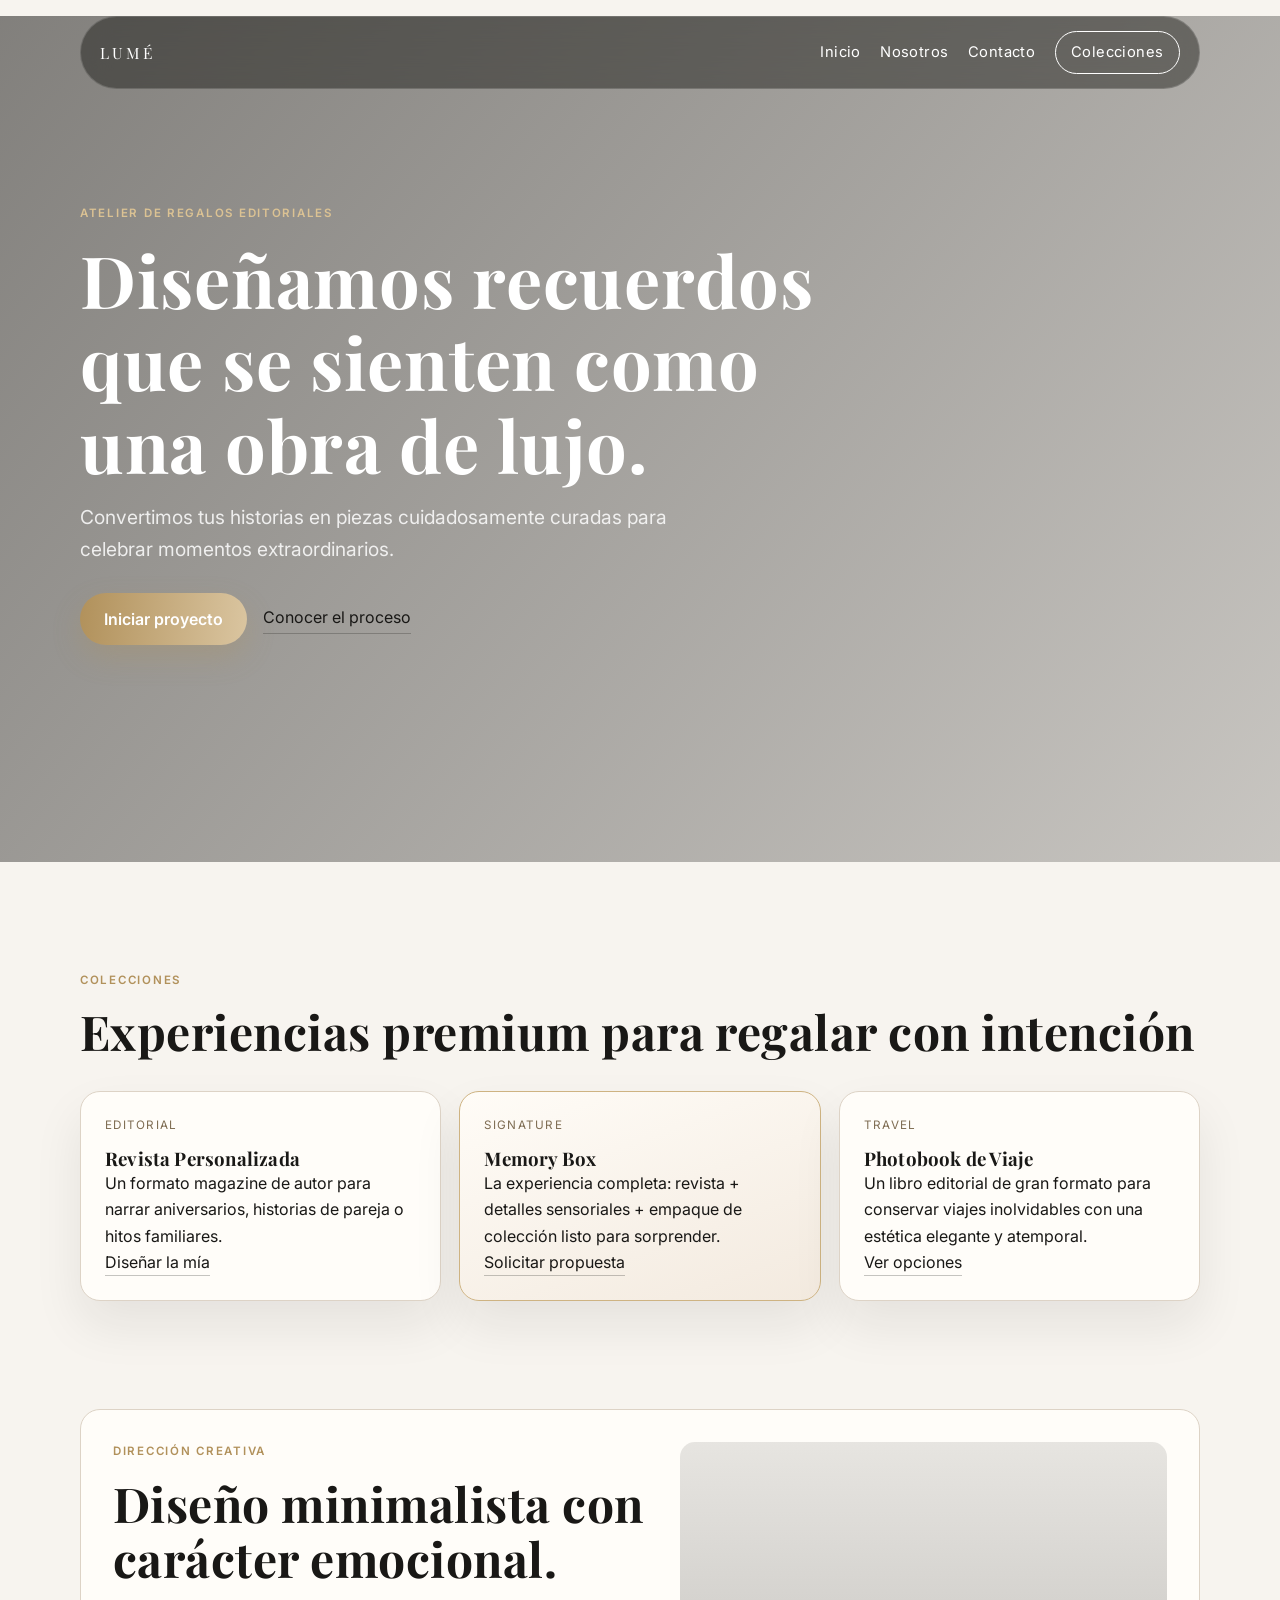
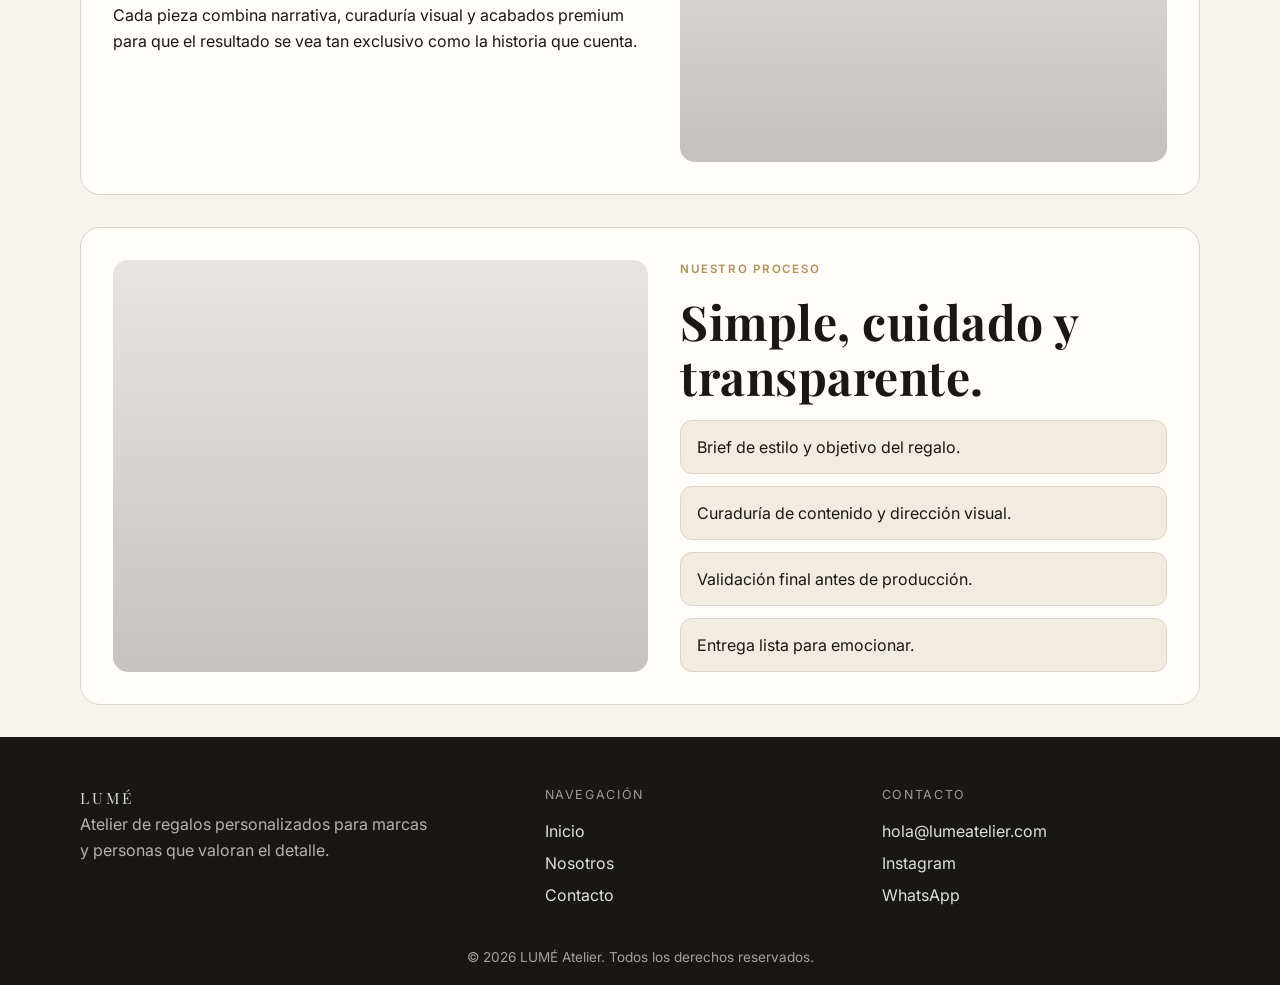
<file: index.html>
<!DOCTYPE html>
<html lang="es">
  <head>
    <meta charset="UTF-8" />
    <meta name="viewport" content="width=device-width, initial-scale=1.0" />
    <title>LUMÉ Atelier | Regalos personalizados premium</title>
    <meta
      name="description"
      content="LUMÉ Atelier transforma memorias en piezas editoriales y regalos premium: revistas personalizadas, memory boxes y photobooks de viaje."
    />
    <link rel="preconnect" href="https://fonts.googleapis.com" />
    <link rel="preconnect" href="https://fonts.gstatic.com" crossorigin />
    <link
      href="https://fonts.googleapis.com/css2?family=Inter:wght@400;500;600;700&family=Playfair+Display:wght@500;600;700&display=swap"
      rel="stylesheet"
    />
    <link rel="stylesheet" href="assets/styles.css" />
  </head>
  <body>
    <header class="hero" id="inicio">
      <nav class="topbar" aria-label="Principal">
        <a class="brand" href="index.html">LUMÉ</a>
        <button class="nav-toggle" aria-expanded="false" aria-controls="site-menu">
          Menú
        </button>
        <div class="nav-links" id="site-menu">
          <a href="index.html">Inicio</a>
          <a href="about.html">Nosotros</a>
          <a href="contact.html">Contacto</a>
          <a class="button-link" href="#colecciones">Colecciones</a>
        </div>
      </nav>

      <div class="hero-content container reveal">
        <p class="eyebrow">Atelier de regalos editoriales</p>
        <h1>Diseñamos recuerdos que se sienten como una obra de lujo.</h1>
        <p class="hero-subtitle">
          Convertimos tus historias en piezas cuidadosamente curadas para celebrar momentos
          extraordinarios.
        </p>
        <div class="hero-actions">
          <a class="cta-button" href="contact.html">Iniciar proyecto</a>
          <a class="text-link" href="#proceso">Conocer el proceso</a>
        </div>
      </div>
    </header>

    <main>
      <section class="section featured container" id="colecciones">
        <div class="section-heading reveal">
          <p class="eyebrow">Colecciones</p>
          <h2>Experiencias premium para regalar con intención</h2>
        </div>

        <div class="card-grid">
          <article class="product-card reveal">
            <p class="card-label">Editorial</p>
            <h3>Revista Personalizada</h3>
            <p>
              Un formato magazine de autor para narrar aniversarios, historias de pareja o hitos
              familiares.
            </p>
            <a href="contact.html" class="inline-link">Diseñar la mía</a>
          </article>

          <article class="product-card product-card--featured reveal">
            <p class="card-label">Signature</p>
            <h3>Memory Box</h3>
            <p>
              La experiencia completa: revista + detalles sensoriales + empaque de colección listo
              para sorprender.
            </p>
            <a href="contact.html" class="inline-link">Solicitar propuesta</a>
          </article>

          <article class="product-card reveal">
            <p class="card-label">Travel</p>
            <h3>Photobook de Viaje</h3>
            <p>
              Un libro editorial de gran formato para conservar viajes inolvidables con una estética
              elegante y atemporal.
            </p>
            <a href="contact.html" class="inline-link">Ver opciones</a>
          </article>
        </div>
      </section>

      <section class="section split-section container reveal">
        <div class="split-copy">
          <p class="eyebrow">Dirección creativa</p>
          <h2>Diseño minimalista con carácter emocional.</h2>
          <p>
            Cada pieza combina narrativa, curaduría visual y acabados premium para que el resultado
            se vea tan exclusivo como la historia que cuenta.
          </p>
        </div>
        <div class="split-image" role="img" aria-label="Mesa de trabajo con materiales editoriales"></div>
      </section>

      <section class="section split-section split-section--reverse container reveal" id="proceso">
        <div class="split-copy">
          <p class="eyebrow">Nuestro proceso</p>
          <h2>Simple, cuidado y transparente.</h2>
          <ol class="steps">
            <li>Brief de estilo y objetivo del regalo.</li>
            <li>Curaduría de contenido y dirección visual.</li>
            <li>Validación final antes de producción.</li>
            <li>Entrega lista para emocionar.</li>
          </ol>
        </div>
        <div class="split-image split-image--alt" role="img" aria-label="Caja de regalo premium"></div>
      </section>
    </main>

    <footer class="footer">
      <div class="container footer-grid">
        <div>
          <p class="brand">LUMÉ</p>
          <p class="footer-copy">
            Atelier de regalos personalizados para marcas y personas que valoran el detalle.
          </p>
        </div>
        <div>
          <p class="footer-title">Navegación</p>
          <a href="index.html">Inicio</a>
          <a href="about.html">Nosotros</a>
          <a href="contact.html">Contacto</a>
        </div>
        <div>
          <p class="footer-title">Contacto</p>
          <a href="mailto:hola@lumeatelier.com">hola@lumeatelier.com</a>
          <a href="https://instagram.com" target="_blank" rel="noopener noreferrer">Instagram</a>
          <a href="https://wa.me/0000000000" target="_blank" rel="noopener noreferrer">WhatsApp</a>
        </div>
      </div>
      <p class="footer-bottom">© 2026 LUMÉ Atelier. Todos los derechos reservados.</p>
    </footer>

    <script src="assets/script.js"></script>
  </body>
</html>
</file>
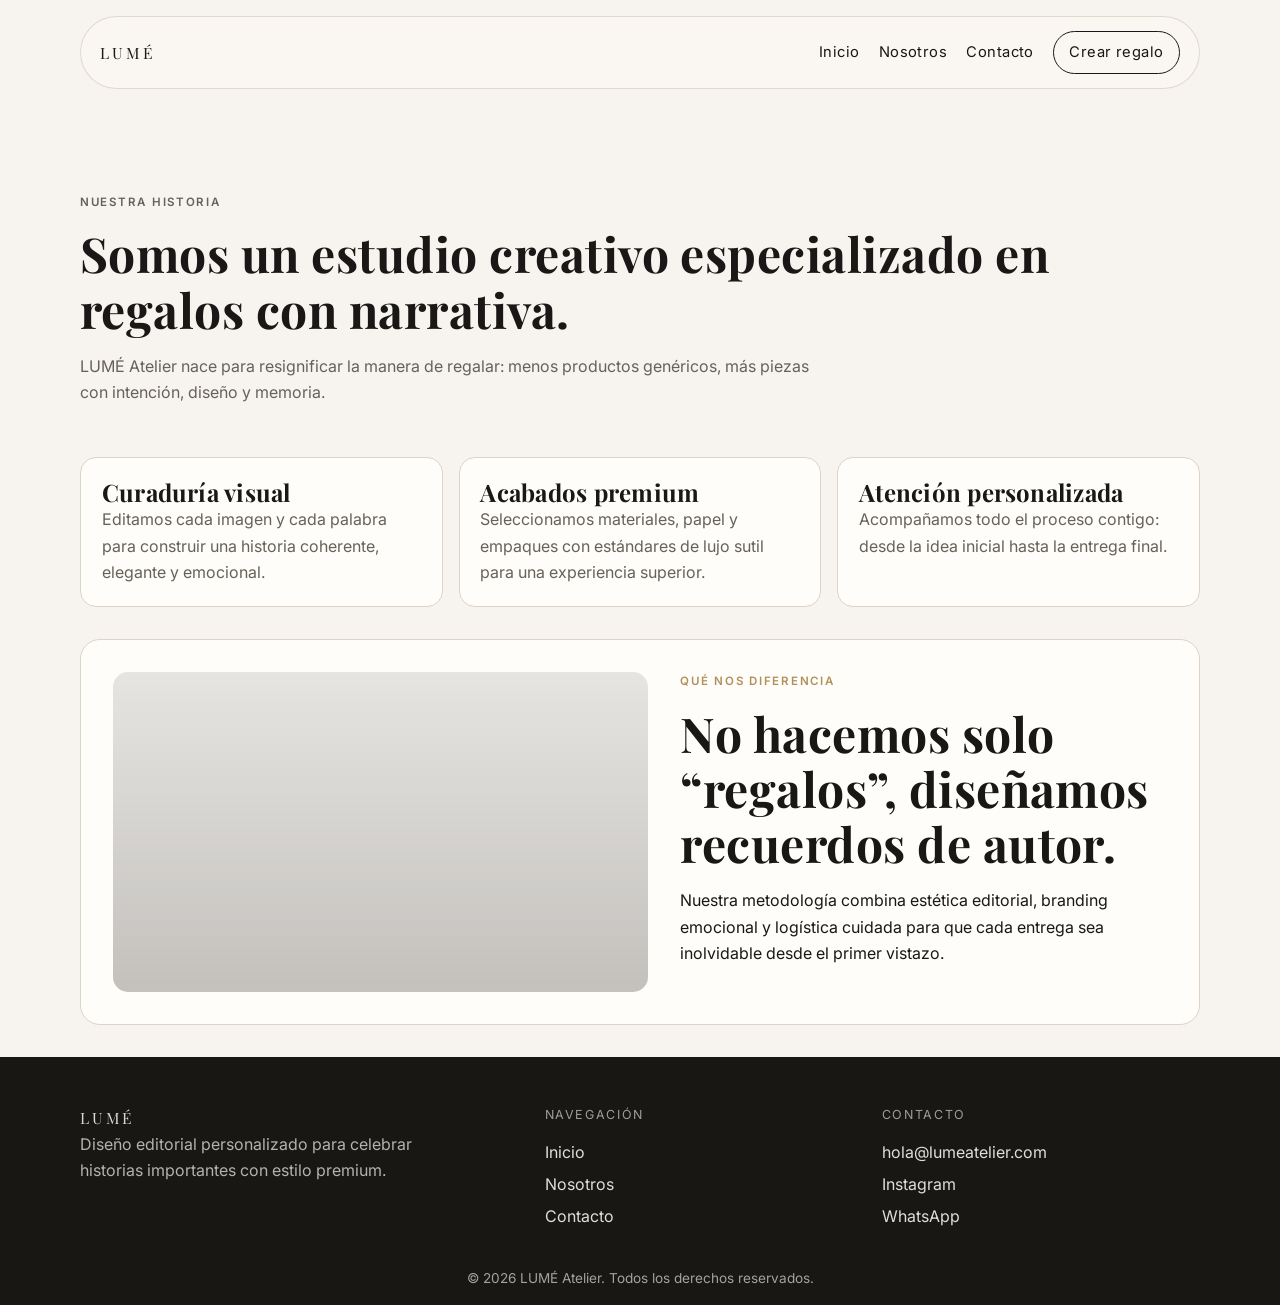
<file: about.html>
<!DOCTYPE html>
<html lang="es">
  <head>
    <meta charset="UTF-8" />
    <meta name="viewport" content="width=device-width, initial-scale=1.0" />
    <title>Nosotros | LUMÉ Atelier</title>
    <meta
      name="description"
      content="Conoce la visión detrás de LUMÉ Atelier: diseño editorial, sensibilidad estética y regalos premium personalizados."
    />
    <link rel="preconnect" href="https://fonts.googleapis.com" />
    <link rel="preconnect" href="https://fonts.gstatic.com" crossorigin />
    <link
      href="https://fonts.googleapis.com/css2?family=Inter:wght@400;500;600;700&family=Playfair+Display:wght@500;600;700&display=swap"
      rel="stylesheet"
    />
    <link rel="stylesheet" href="assets/styles.css" />
  </head>
  <body>
    <nav class="topbar topbar--page" aria-label="Principal">
      <a class="brand" href="index.html">LUMÉ</a>
      <button class="nav-toggle" aria-expanded="false" aria-controls="site-menu">Menú</button>
      <div class="nav-links" id="site-menu">
        <a href="index.html">Inicio</a>
        <a href="about.html" aria-current="page">Nosotros</a>
        <a href="contact.html">Contacto</a>
        <a class="button-link" href="contact.html">Crear regalo</a>
      </div>
    </nav>

    <main class="page-main container">
      <section class="page-intro reveal">
        <p class="eyebrow">Nuestra historia</p>
        <h1>Somos un estudio creativo especializado en regalos con narrativa.</h1>
        <p>
          LUMÉ Atelier nace para resignificar la manera de regalar: menos productos genéricos, más
          piezas con intención, diseño y memoria.
        </p>
      </section>

      <section class="about-values reveal">
        <article>
          <h2>Curaduría visual</h2>
          <p>
            Editamos cada imagen y cada palabra para construir una historia coherente, elegante y
            emocional.
          </p>
        </article>
        <article>
          <h2>Acabados premium</h2>
          <p>
            Seleccionamos materiales, papel y empaques con estándares de lujo sutil para una
            experiencia superior.
          </p>
        </article>
        <article>
          <h2>Atención personalizada</h2>
          <p>
            Acompañamos todo el proceso contigo: desde la idea inicial hasta la entrega final.
          </p>
        </article>
      </section>

      <section class="split-section split-section--reverse reveal">
        <div class="split-copy">
          <p class="eyebrow">Qué nos diferencia</p>
          <h2>No hacemos solo “regalos”, diseñamos recuerdos de autor.</h2>
          <p>
            Nuestra metodología combina estética editorial, branding emocional y logística cuidada
            para que cada entrega sea inolvidable desde el primer vistazo.
          </p>
        </div>
        <div class="split-image" role="img" aria-label="Detalle de revista personalizada"></div>
      </section>
    </main>

    <footer class="footer">
      <div class="container footer-grid">
        <div>
          <p class="brand">LUMÉ</p>
          <p class="footer-copy">
            Diseño editorial personalizado para celebrar historias importantes con estilo premium.
          </p>
        </div>
        <div>
          <p class="footer-title">Navegación</p>
          <a href="index.html">Inicio</a>
          <a href="about.html">Nosotros</a>
          <a href="contact.html">Contacto</a>
        </div>
        <div>
          <p class="footer-title">Contacto</p>
          <a href="mailto:hola@lumeatelier.com">hola@lumeatelier.com</a>
          <a href="https://instagram.com" target="_blank" rel="noopener noreferrer">Instagram</a>
          <a href="https://wa.me/0000000000" target="_blank" rel="noopener noreferrer">WhatsApp</a>
        </div>
      </div>
      <p class="footer-bottom">© 2026 LUMÉ Atelier. Todos los derechos reservados.</p>
    </footer>

    <script src="assets/script.js"></script>
  </body>
</html>
</file>
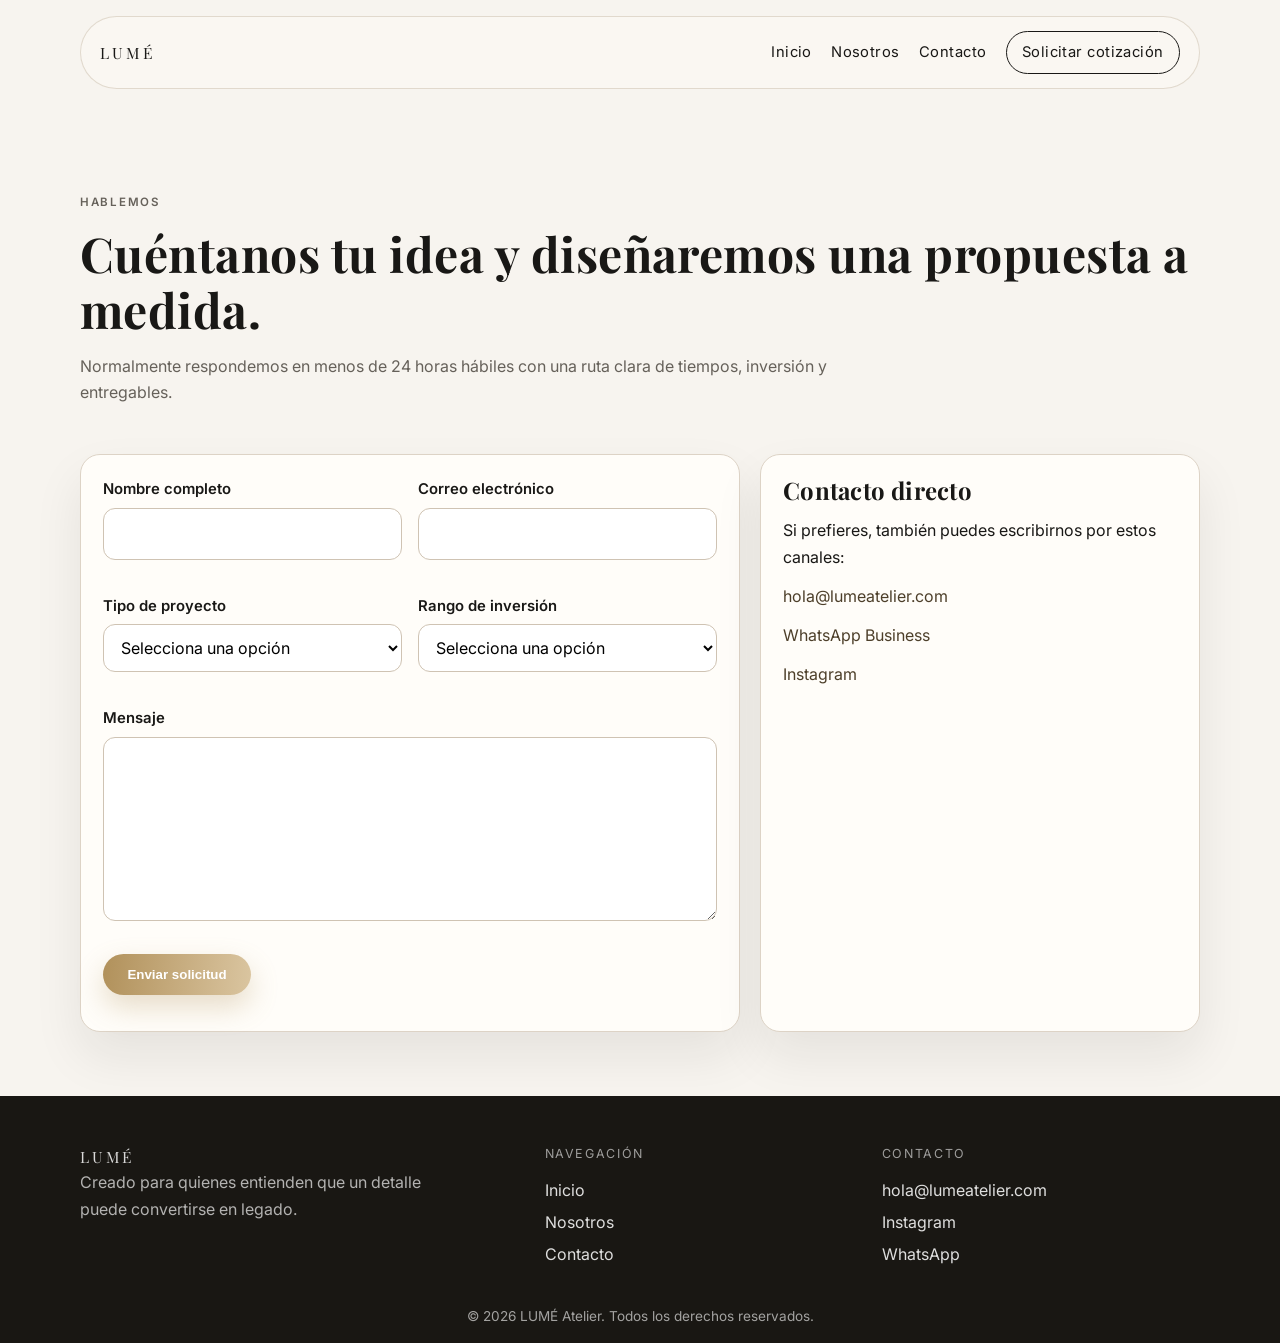
<file: contact.html>
<!DOCTYPE html>
<html lang="es">
  <head>
    <meta charset="UTF-8" />
    <meta name="viewport" content="width=device-width, initial-scale=1.0" />
    <title>Contacto | LUMÉ Atelier</title>
    <meta
      name="description"
      content="Contáctanos para crear un regalo editorial premium y personalizado con LUMÉ Atelier."
    />
    <link rel="preconnect" href="https://fonts.googleapis.com" />
    <link rel="preconnect" href="https://fonts.gstatic.com" crossorigin />
    <link
      href="https://fonts.googleapis.com/css2?family=Inter:wght@400;500;600;700&family=Playfair+Display:wght@500;600;700&display=swap"
      rel="stylesheet"
    />
    <link rel="stylesheet" href="assets/styles.css" />
  </head>
  <body>
    <nav class="topbar topbar--page" aria-label="Principal">
      <a class="brand" href="index.html">LUMÉ</a>
      <button class="nav-toggle" aria-expanded="false" aria-controls="site-menu">Menú</button>
      <div class="nav-links" id="site-menu">
        <a href="index.html">Inicio</a>
        <a href="about.html">Nosotros</a>
        <a href="contact.html" aria-current="page">Contacto</a>
        <a class="button-link" href="#contact-form">Solicitar cotización</a>
      </div>
    </nav>

    <main class="page-main container">
      <section class="page-intro reveal">
        <p class="eyebrow">Hablemos</p>
        <h1>Cuéntanos tu idea y diseñaremos una propuesta a medida.</h1>
        <p>
          Normalmente respondemos en menos de 24 horas hábiles con una ruta clara de tiempos,
          inversión y entregables.
        </p>
      </section>

      <section class="contact-layout reveal" id="contact-form">
        <form class="contact-form" method="post" novalidate>
          <div class="form-row">
            <div class="form-group">
              <label for="name">Nombre completo</label>
              <input id="name" name="name" type="text" required />
              <small class="error-message"></small>
            </div>
            <div class="form-group">
              <label for="email">Correo electrónico</label>
              <input id="email" name="email" type="email" required />
              <small class="error-message"></small>
            </div>
          </div>

          <div class="form-row">
            <div class="form-group">
              <label for="service">Tipo de proyecto</label>
              <select id="service" name="service" required>
                <option value="">Selecciona una opción</option>
                <option value="revista">Revista personalizada</option>
                <option value="memory-box">Memory Box</option>
                <option value="photobook">Photobook de viaje</option>
                <option value="corporativo">Regalo corporativo</option>
              </select>
              <small class="error-message"></small>
            </div>
            <div class="form-group">
              <label for="budget">Rango de inversión</label>
              <select id="budget" name="budget" required>
                <option value="">Selecciona una opción</option>
                <option value="medio">$400.000 - $900.000 COP</option>
                <option value="alto">$900.000 - $1.600.000 COP</option>
                <option value="signature">Más de $1.600.000 COP</option>
              </select>
              <small class="error-message"></small>
            </div>
          </div>

          <div class="form-group">
            <label for="message">Mensaje</label>
            <textarea id="message" name="message" rows="6" required></textarea>
            <small class="error-message"></small>
          </div>

          <button type="submit" class="cta-button">Enviar solicitud</button>
          <p class="form-status" role="status" aria-live="polite"></p>
        </form>

        <aside class="contact-panel">
          <h2>Contacto directo</h2>
          <p>Si prefieres, también puedes escribirnos por estos canales:</p>
          <a href="mailto:hola@lumeatelier.com">hola@lumeatelier.com</a>
          <a href="https://wa.me/0000000000" target="_blank" rel="noopener noreferrer">WhatsApp Business</a>
          <a href="https://instagram.com" target="_blank" rel="noopener noreferrer">Instagram</a>
        </aside>
      </section>
    </main>

    <footer class="footer">
      <div class="container footer-grid">
        <div>
          <p class="brand">LUMÉ</p>
          <p class="footer-copy">Creado para quienes entienden que un detalle puede convertirse en legado.</p>
        </div>
        <div>
          <p class="footer-title">Navegación</p>
          <a href="index.html">Inicio</a>
          <a href="about.html">Nosotros</a>
          <a href="contact.html">Contacto</a>
        </div>
        <div>
          <p class="footer-title">Contacto</p>
          <a href="mailto:hola@lumeatelier.com">hola@lumeatelier.com</a>
          <a href="https://instagram.com" target="_blank" rel="noopener noreferrer">Instagram</a>
          <a href="https://wa.me/0000000000" target="_blank" rel="noopener noreferrer">WhatsApp</a>
        </div>
      </div>
      <p class="footer-bottom">© 2026 LUMÉ Atelier. Todos los derechos reservados.</p>
    </footer>

    <script src="assets/script.js"></script>
  </body>
</html>
</file>
<file: assets/styles.css>
:root {
  --bg: #f7f4ef;
  --surface: #fffdf9;
  --surface-strong: #f1ebe2;
  --text: #191816;
  --muted: #66615a;
  --border: #ddd3c6;
  --gold: #b1915b;
  --gold-soft: #dac5a0;
  --max-width: 1120px;
  --radius: 20px;
  --shadow: 0 24px 50px rgba(25, 24, 22, 0.08);
}

* {
  box-sizing: border-box;
  margin: 0;
  padding: 0;
}

html {
  scroll-behavior: smooth;
}

body {
  font-family: "Inter", sans-serif;
  background: var(--bg);
  color: var(--text);
  line-height: 1.65;
}

a {
  color: inherit;
}

h1,
h2,
h3 {
  font-family: "Playfair Display", serif;
  line-height: 1.15;
  letter-spacing: 0.01em;
}

.container {
  width: min(var(--max-width), 92%);
  margin-inline: auto;
}

.section {
  padding: clamp(3.5rem, 6vw, 6rem) 0;
}

.hero {
  min-height: 94vh;
  padding-bottom: 2.5rem;
  background:
    linear-gradient(130deg, rgba(13, 12, 10, 0.5), rgba(13, 12, 10, 0.2)),
    url("https://images.unsplash.com/photo-1480796927426-f609979314bd?auto=format&fit=crop&w=2000&q=80") center / cover;
  color: #fff;
}

.topbar {
  position: sticky;
  top: 1rem;
  z-index: 100;
  width: min(var(--max-width), 92%);
  margin: 1rem auto 0;
  padding: 0.9rem 1.2rem;
  border: 1px solid rgba(255, 255, 255, 0.15);
  border-radius: 999px;
  background: rgba(22, 20, 16, 0.45);
  backdrop-filter: blur(14px);
  display: flex;
  align-items: center;
  justify-content: space-between;
  transition: background 0.3s ease, border-color 0.3s ease, box-shadow 0.3s ease;
}

.topbar--page {
  background: rgba(250, 247, 242, 0.95);
  border-color: rgba(188, 173, 150, 0.4);
  color: var(--text);
}

.topbar.scrolled {
  background: rgba(250, 247, 242, 0.98);
  border-color: rgba(188, 173, 150, 0.55);
  box-shadow: 0 14px 30px rgba(25, 24, 22, 0.12);
  color: var(--text);
}

.brand {
  text-decoration: none;
  font-family: "Playfair Display", serif;
  letter-spacing: 0.18em;
  font-size: 0.97rem;
}

.nav-links {
  display: flex;
  align-items: center;
  gap: 1.2rem;
}

.nav-links a {
  text-decoration: none;
  font-size: 0.92rem;
  letter-spacing: 0.03em;
}

.button-link {
  border: 1px solid currentcolor;
  border-radius: 999px;
  padding: 0.5rem 0.95rem;
}

.nav-toggle {
  display: none;
  border: 1px solid currentcolor;
  color: inherit;
  background: transparent;
  border-radius: 999px;
  padding: 0.35rem 0.8rem;
}

.hero-content {
  margin-top: clamp(4rem, 9vw, 8.5rem);
}

.eyebrow {
  text-transform: uppercase;
  letter-spacing: 0.15em;
  font-size: 0.72rem;
  margin-bottom: 0.9rem;
  color: var(--gold);
  font-weight: 600;
}

.hero .eyebrow {
  color: #dbc293;
}

.hero h1 {
  max-width: 780px;
  font-size: clamp(2.2rem, 6vw, 4.5rem);
  margin-bottom: 1rem;
}

.hero-subtitle {
  max-width: 610px;
  color: rgba(255, 255, 255, 0.84);
  font-size: clamp(1rem, 2vw, 1.2rem);
}

.hero-actions {
  margin-top: 1.7rem;
  display: flex;
  align-items: center;
  gap: 1rem;
  flex-wrap: wrap;
}

.cta-button {
  border: none;
  cursor: pointer;
  text-decoration: none;
  background: linear-gradient(95deg, var(--gold), var(--gold-soft));
  color: #fff;
  border-radius: 999px;
  padding: 0.82rem 1.5rem;
  font-weight: 600;
  box-shadow: 0 12px 28px rgba(177, 145, 91, 0.3);
  transition: transform 0.25s ease, box-shadow 0.25s ease;
}

.cta-button:hover {
  transform: translateY(-2px);
  box-shadow: 0 16px 30px rgba(177, 145, 91, 0.4);
}

.text-link,
.inline-link {
  text-decoration: none;
  color: var(--text);
  border-bottom: 1px solid rgba(25, 24, 22, 0.25);
  padding-bottom: 0.15rem;
}

.featured,
.page-main {
  margin-top: 2rem;
}

.section-heading h2,
.page-intro h1,
.split-copy h2 {
  font-size: clamp(1.7rem, 4vw, 3rem);
  margin-bottom: 1rem;
}

.page-intro {
  padding: 4.5rem 0 2rem;
}

.page-intro p {
  max-width: 760px;
  color: var(--muted);
}

.card-grid {
  margin-top: 2rem;
  display: grid;
  gap: 1.15rem;
  grid-template-columns: repeat(3, minmax(0, 1fr));
}

.product-card {
  background: var(--surface);
  border: 1px solid var(--border);
  border-radius: var(--radius);
  padding: 1.5rem;
  box-shadow: var(--shadow);
  transition: transform 0.3s ease, box-shadow 0.3s ease;
}

.product-card:hover {
  transform: translateY(-6px);
  box-shadow: 0 24px 46px rgba(25, 24, 22, 0.12);
}

.product-card--featured {
  background: linear-gradient(160deg, #fffcf7, #f3eadf);
  border-color: #ceb382;
}

.card-label {
  font-size: 0.73rem;
  letter-spacing: 0.11em;
  text-transform: uppercase;
  color: #7e6c52;
  margin-bottom: 0.8rem;
}

.split-section {
  margin: 2rem auto;
  background: var(--surface);
  border: 1px solid var(--border);
  border-radius: var(--radius);
  padding: clamp(1rem, 3vw, 2rem);
  display: grid;
  grid-template-columns: 1.1fr 1fr;
  gap: clamp(1.1rem, 3vw, 2rem);
}

.split-section--reverse .split-copy {
  order: 2;
}

.split-image {
  min-height: 320px;
  border-radius: calc(var(--radius) - 5px);
  background:
    linear-gradient(to top, rgba(16, 14, 10, 0.25), rgba(16, 14, 10, 0.1)),
    url("https://images.unsplash.com/photo-1461360228754-6e81c478b882?auto=format&fit=crop&w=1200&q=80") center / cover;
}

.split-image--alt {
  background:
    linear-gradient(to top, rgba(16, 14, 10, 0.24), rgba(16, 14, 10, 0.1)),
    url("https://images.unsplash.com/photo-1512909006721-3d6018887383?auto=format&fit=crop&w=1200&q=80") center / cover;
}

.steps {
  list-style: none;
  display: grid;
  gap: 0.75rem;
}

.steps li {
  border: 1px solid var(--border);
  border-radius: 12px;
  padding: 0.8rem 1rem;
  background: var(--surface-strong);
}

.about-values {
  margin: 1.2rem 0 2rem;
  display: grid;
  gap: 1rem;
  grid-template-columns: repeat(3, minmax(0, 1fr));
}

.about-values article {
  padding: 1.3rem;
  border-radius: 16px;
  border: 1px solid var(--border);
  background: var(--surface);
}

.about-values p {
  color: var(--muted);
}

.contact-layout {
  margin: 1rem 0 4rem;
  display: grid;
  gap: 1.2rem;
  grid-template-columns: 1.35fr 0.9fr;
}

.contact-form,
.contact-panel {
  background: var(--surface);
  border-radius: var(--radius);
  border: 1px solid var(--border);
  box-shadow: var(--shadow);
  padding: 1.4rem;
}

.form-row {
  display: grid;
  gap: 1rem;
  grid-template-columns: repeat(2, minmax(0, 1fr));
}

.form-group {
  display: flex;
  flex-direction: column;
  gap: 0.4rem;
  margin-bottom: 0.9rem;
}

.form-group label {
  font-weight: 600;
  font-size: 0.93rem;
}

.form-group input,
.form-group select,
.form-group textarea {
  border: 1px solid #cfc3b3;
  border-radius: 12px;
  padding: 0.75rem 0.8rem;
  font: inherit;
  background: #fff;
}

.form-group input:focus,
.form-group select:focus,
.form-group textarea:focus {
  outline: 2px solid rgba(177, 145, 91, 0.28);
  border-color: #ae8f5a;
}

.error-message {
  color: #a03c3c;
  min-height: 1em;
  font-size: 0.78rem;
}

.form-group.invalid input,
.form-group.invalid select,
.form-group.invalid textarea {
  border-color: #a03c3c;
}

.form-status {
  margin-top: 0.8rem;
  color: #3b6f50;
  font-weight: 500;
}

.contact-panel {
  display: flex;
  flex-direction: column;
  gap: 0.8rem;
}

.contact-panel a {
  text-decoration: none;
  color: #4d3f2a;
}

.footer {
  background: #191713;
  color: rgba(255, 255, 255, 0.84);
  padding: 3rem 0 1rem;
}

.footer-grid {
  display: grid;
  gap: 1.2rem;
  grid-template-columns: 1.4fr 1fr 1fr;
}

.footer-title {
  font-size: 0.78rem;
  letter-spacing: 0.13em;
  text-transform: uppercase;
  margin-bottom: 0.8rem;
  color: rgba(255, 255, 255, 0.58);
}

.footer-copy {
  max-width: 350px;
  color: rgba(255, 255, 255, 0.67);
}

.footer a {
  display: block;
  margin-bottom: 0.35rem;
  text-decoration: none;
  color: rgba(255, 255, 255, 0.86);
}

.footer-bottom {
  margin-top: 2rem;
  text-align: center;
  font-size: 0.85rem;
  color: rgba(255, 255, 255, 0.6);
}

.reveal {
  opacity: 0;
  transform: translateY(25px);
  transition: opacity 0.8s ease, transform 0.8s ease;
}

.reveal.visible {
  opacity: 1;
  transform: translateY(0);
}

@media (max-width: 960px) {
  .card-grid,
  .about-values,
  .contact-layout,
  .footer-grid,
  .split-section {
    grid-template-columns: 1fr;
  }

  .split-section--reverse .split-copy {
    order: 0;
  }
}

@media (max-width: 760px) {
  .topbar {
    top: 0.5rem;
    border-radius: 20px;
  }

  .nav-toggle {
    display: inline-block;
  }

  .nav-links {
    position: absolute;
    top: calc(100% + 0.5rem);
    right: 0;
    left: 0;
    margin: 0 auto;
    width: min(92vw, 430px);
    padding: 0.9rem;
    border-radius: 16px;
    background: rgba(250, 247, 242, 0.98);
    color: var(--text);
    border: 1px solid rgba(188, 173, 150, 0.55);
    box-shadow: 0 18px 30px rgba(25, 24, 22, 0.14);
    flex-direction: column;
    align-items: flex-start;
    display: none;
  }

  .nav-links.open {
    display: flex;
  }

  .hero h1 {
    font-size: clamp(2.1rem, 9vw, 3.1rem);
  }

  .form-row {
    grid-template-columns: 1fr;
  }
}
</file>
